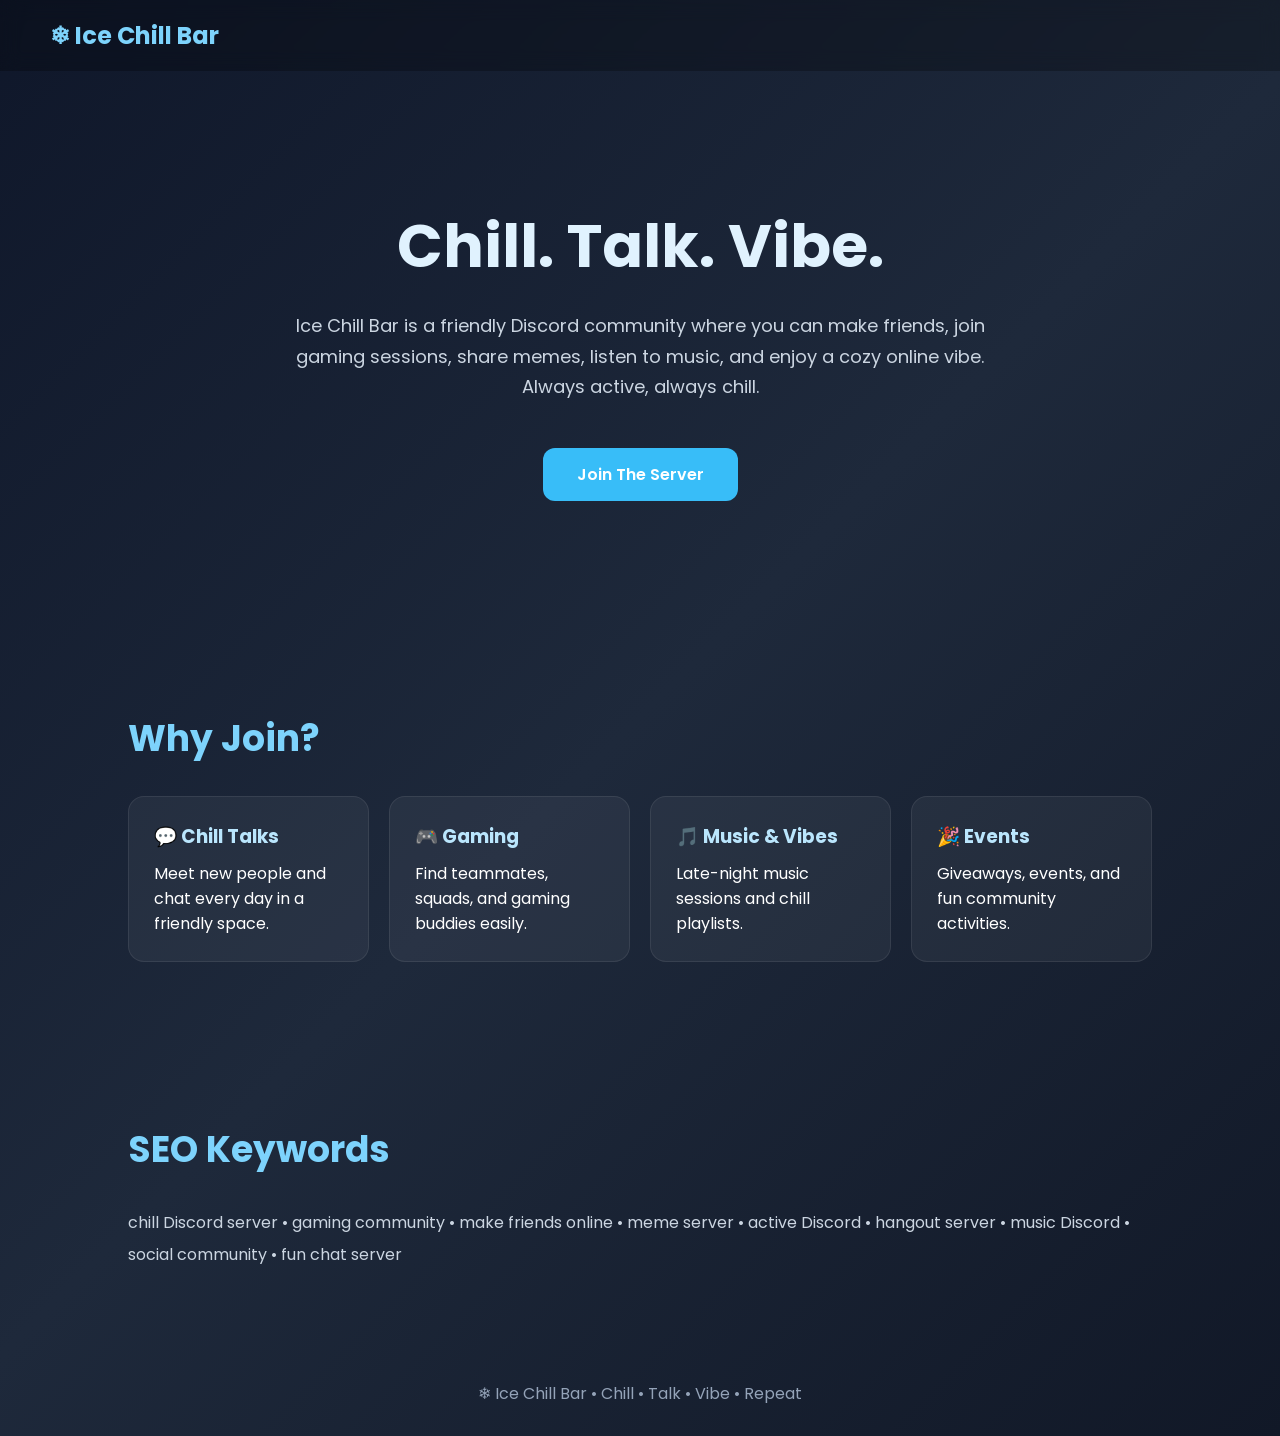
<file: index.html>
<!DOCTYPE html>
<html lang="en">
<head>
<meta charset="UTF-8">
<meta name="viewport" content="width=device-width, initial-scale=1.0">

<!-- SEO -->
<title>Ice Chill Bar | Best Chill Discord Community</title>
<meta name="description" content="Join Ice Chill Bar — a chill Discord community for gaming, memes, music, events, and making friends online. Active, friendly, and always vibing.">
<meta name="keywords" content="Discord server, chill Discord, gaming community, make friends online, meme server, music Discord, active server, hangout Discord">

<!-- Open Graph (Discord/Google preview) -->
<meta property="og:title" content="Ice Chill Bar - Chill Discord Community">
<meta property="og:description" content="A cozy Discord hangout for gaming, memes, music, and making friends. Join the vibe today.">
<meta property="og:type" content="website">

<!-- Twitter -->
<meta name="twitter:card" content="summary_large_image">

<link href="https://fonts.googleapis.com/css2?family=Poppins:wght@300;400;600;700&display=swap" rel="stylesheet">

<style>
* {
    margin: 0;
    padding: 0;
    box-sizing: border-box;
    font-family: 'Poppins', sans-serif;
}

html {
    scroll-behavior: smooth;
}

body {
    background: linear-gradient(135deg, #0f172a, #1e293b, #111827);
    color: white;
}

/* NAV */
nav {
    display: flex;
    justify-content: space-between;
    padding: 18px 50px;
    position: sticky;
    top: 0;
    background: rgba(0,0,0,0.25);
    backdrop-filter: blur(10px);
}

.logo {
    font-size: 24px;
    font-weight: 700;
    color: #7dd3fc;
}

/* HERO */
.hero {
    text-align: center;
    padding: 130px 20px;
    animation: fadeUp 1s ease;
}

.hero h1 {
    font-size: 60px;
    color: #e0f2fe;
}

.hero p {
    max-width: 750px;
    margin: 20px auto;
    font-size: 18px;
    color: #cbd5e1;
    line-height: 1.7;
}

/* BUTTON */
.btn {
    display: inline-block;
    margin-top: 25px;
    padding: 14px 34px;
    background: #38bdf8;
    color: white;
    border-radius: 12px;
    text-decoration: none;
    font-weight: 600;
    transition: 0.3s;
}

.btn:hover {
    transform: translateY(-4px);
    background: #0ea5e9;
}

/* SECTIONS */
.section {
    padding: 80px 10%;
}

.section h2 {
    font-size: 36px;
    color: #7dd3fc;
    margin-bottom: 30px;
}

/* CARDS */
.cards {
    display: grid;
    grid-template-columns: repeat(auto-fit, minmax(240px, 1fr));
    gap: 20px;
}

.card {
    padding: 25px;
    background: rgba(255,255,255,0.05);
    border-radius: 16px;
    border: 1px solid rgba(255,255,255,0.08);
    transition: 0.3s;
}

.card:hover {
    transform: translateY(-6px);
    background: rgba(255,255,255,0.08);
}

.card h3 {
    color: #bae6fd;
    margin-bottom: 10px;
}

/* FOOTER */
footer {
    text-align: center;
    padding: 30px;
    color: #94a3b8;
}

/* ANIMATION */
@keyframes fadeUp {
    from { opacity: 0; transform: translateY(30px); }
    to { opacity: 1; transform: translateY(0); }
}

/* MOBILE */
@media (max-width: 768px) {
    .hero h1 { font-size: 38px; }
    nav { padding: 15px 20px; }
}
</style>

<!-- Schema.org -->
<script type="application/ld+json">
{
  "@context": "https://schema.org",
  "@type": "Organization",
  "name": "Ice Chill Bar",
  "description": "A chill Discord community for gaming, memes, music, and making friends online.",
  "url": "https://discord.gg/DwkxMETGum"
}
</script>

</head>

<body>

<nav>
    <div class="logo">❄ Ice Chill Bar</div>
</nav>

<section class="hero">
    <h1>Chill. Talk. Vibe.</h1>

    <p>
        Ice Chill Bar is a friendly Discord community where you can make friends,
        join gaming sessions, share memes, listen to music, and enjoy a cozy online vibe.
        Always active, always chill.
    </p>

    <a class="btn" href="https://discord.gg/DwkxMETGum">Join The Server</a>
</section>

<section class="section">
    <h2>Why Join?</h2>

    <div class="cards">
        <div class="card">
            <h3>💬 Chill Talks</h3>
            <p>Meet new people and chat every day in a friendly space.</p>
        </div>

        <div class="card">
            <h3>🎮 Gaming</h3>
            <p>Find teammates, squads, and gaming buddies easily.</p>
        </div>

        <div class="card">
            <h3>🎵 Music & Vibes</h3>
            <p>Late-night music sessions and chill playlists.</p>
        </div>

        <div class="card">
            <h3>🎉 Events</h3>
            <p>Giveaways, events, and fun community activities.</p>
        </div>
    </div>
</section>

<section class="section">
    <h2>SEO Keywords</h2>
    <p style="color:#cbd5e1; line-height:2;">
        chill Discord server • gaming community • make friends online • meme server • active Discord • hangout server • music Discord • social community • fun chat server
    </p>
</section>

<footer>
    ❄ Ice Chill Bar • Chill • Talk • Vibe • Repeat
</footer>

</body>
</html>
</file>
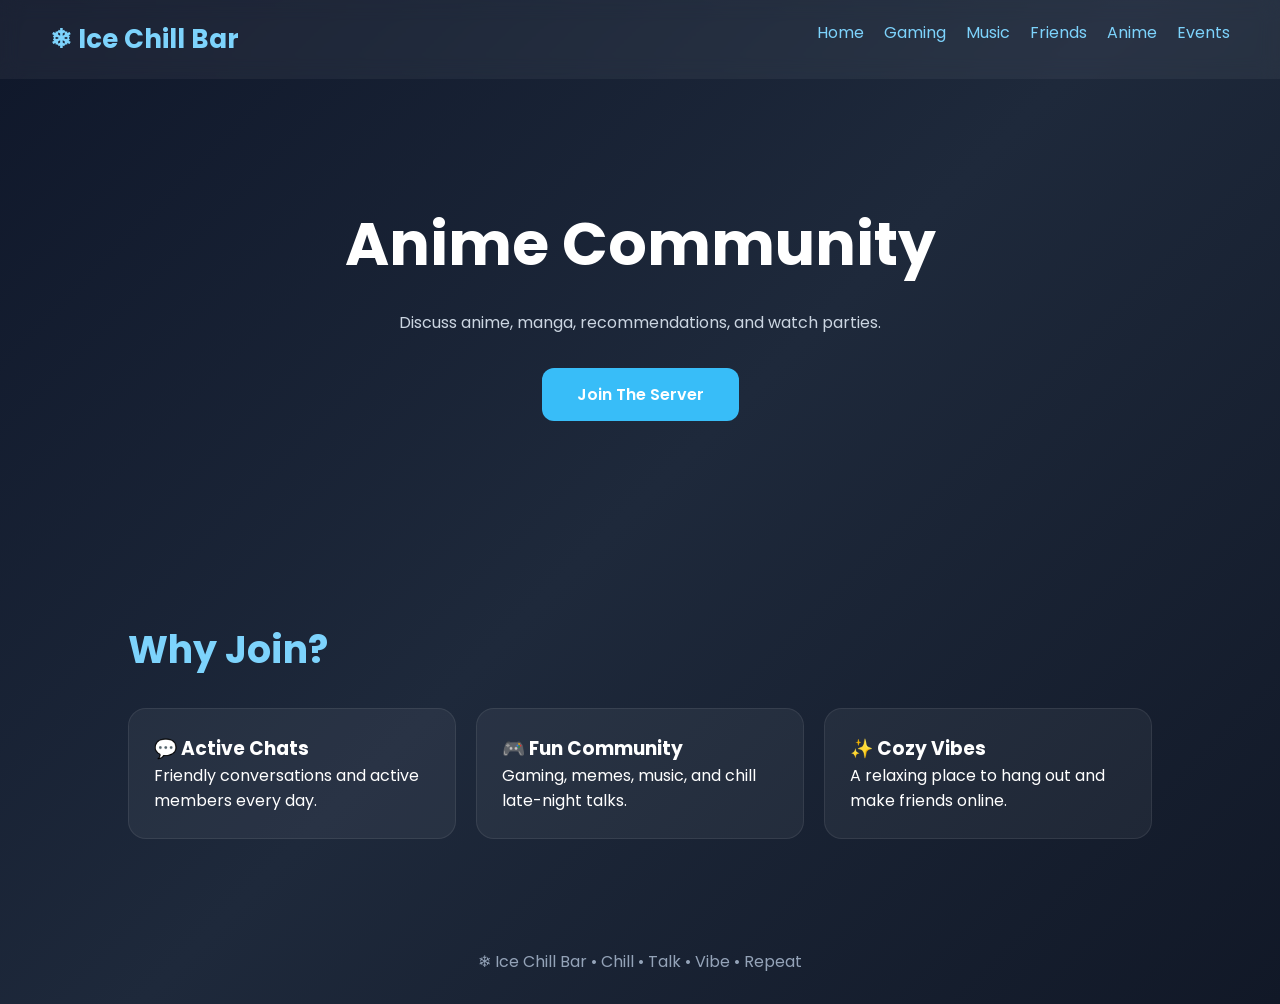
<file: anime.html>
<!DOCTYPE html>
<html lang="en">
<head>
<meta charset="UTF-8">
<meta name="viewport" content="width=device-width, initial-scale=1.0">
<title>Anime Community | Ice Chill Bar</title>
<meta name="description" content="Discuss anime, manga, recommendations, and watch parties.">
<link rel="stylesheet" href="css/style.css">
<link href="https://fonts.googleapis.com/css2?family=Poppins:wght@300;400;600;700&display=swap" rel="stylesheet">
</head>
<body>

<nav>
<div class="logo">❄ Ice Chill Bar</div>

<div class="links">
<a href="index.html">Home</a>
<a href="gaming.html">Gaming</a>
<a href="music.html">Music</a>
<a href="friends.html">Friends</a>
<a href="anime.html">Anime</a>
<a href="events.html">Events</a>
</div>

</nav>

<section class="hero">
<h1>Anime Community</h1>
<p>Discuss anime, manga, recommendations, and watch parties.</p>
<a class="btn" href="https://discord.gg/YOURINVITE">Join The Server</a>
</section>

<section class="section">
<h2>Why Join?</h2>

<div class="cards">
<div class="card">
<h3>💬 Active Chats</h3>
<p>Friendly conversations and active members every day.</p>
</div>

<div class="card">
<h3>🎮 Fun Community</h3>
<p>Gaming, memes, music, and chill late-night talks.</p>
</div>

<div class="card">
<h3>✨ Cozy Vibes</h3>
<p>A relaxing place to hang out and make friends online.</p>
</div>
</div>

</section>

<footer>
❄ Ice Chill Bar • Chill • Talk • Vibe • Repeat
</footer>

<script src="js/main.js"></script>
</body>
</html>
</file>
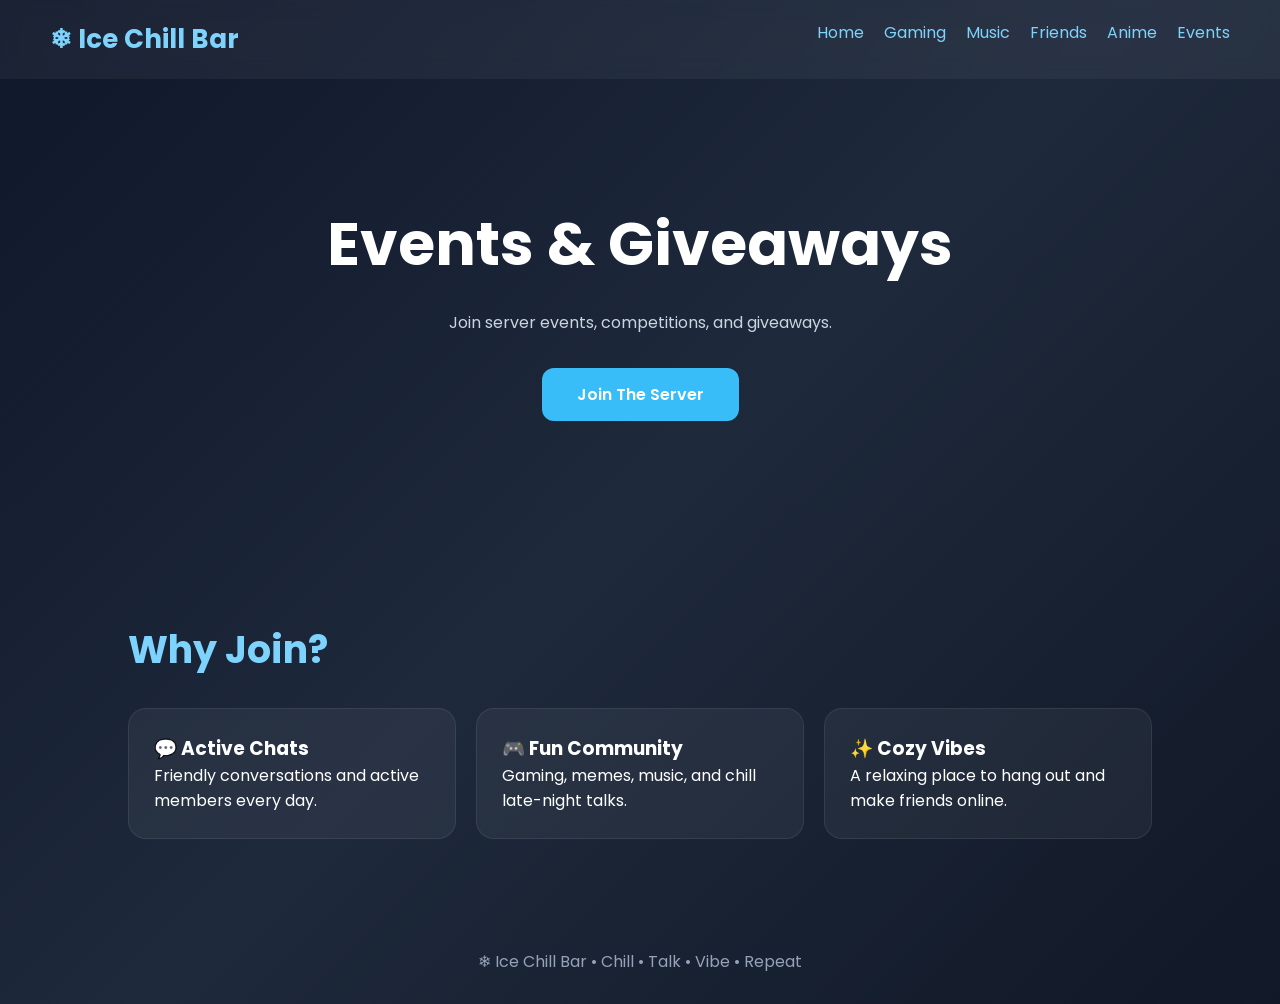
<file: events.html>
<!DOCTYPE html>
<html lang="en">
<head>
<meta charset="UTF-8">
<meta name="viewport" content="width=device-width, initial-scale=1.0">
<title>Events & Giveaways | Ice Chill Bar</title>
<meta name="description" content="Join server events, competitions, and giveaways.">
<link rel="stylesheet" href="css/style.css">
<link href="https://fonts.googleapis.com/css2?family=Poppins:wght@300;400;600;700&display=swap" rel="stylesheet">
</head>
<body>

<nav>
<div class="logo">❄ Ice Chill Bar</div>

<div class="links">
<a href="index.html">Home</a>
<a href="gaming.html">Gaming</a>
<a href="music.html">Music</a>
<a href="friends.html">Friends</a>
<a href="anime.html">Anime</a>
<a href="events.html">Events</a>
</div>

</nav>

<section class="hero">
<h1>Events & Giveaways</h1>
<p>Join server events, competitions, and giveaways.</p>
<a class="btn" href="https://discord.gg/YOURINVITE">Join The Server</a>
</section>

<section class="section">
<h2>Why Join?</h2>

<div class="cards">
<div class="card">
<h3>💬 Active Chats</h3>
<p>Friendly conversations and active members every day.</p>
</div>

<div class="card">
<h3>🎮 Fun Community</h3>
<p>Gaming, memes, music, and chill late-night talks.</p>
</div>

<div class="card">
<h3>✨ Cozy Vibes</h3>
<p>A relaxing place to hang out and make friends online.</p>
</div>
</div>

</section>

<footer>
❄ Ice Chill Bar • Chill • Talk • Vibe • Repeat
</footer>

<script src="js/main.js"></script>
</body>
</html>
</file>
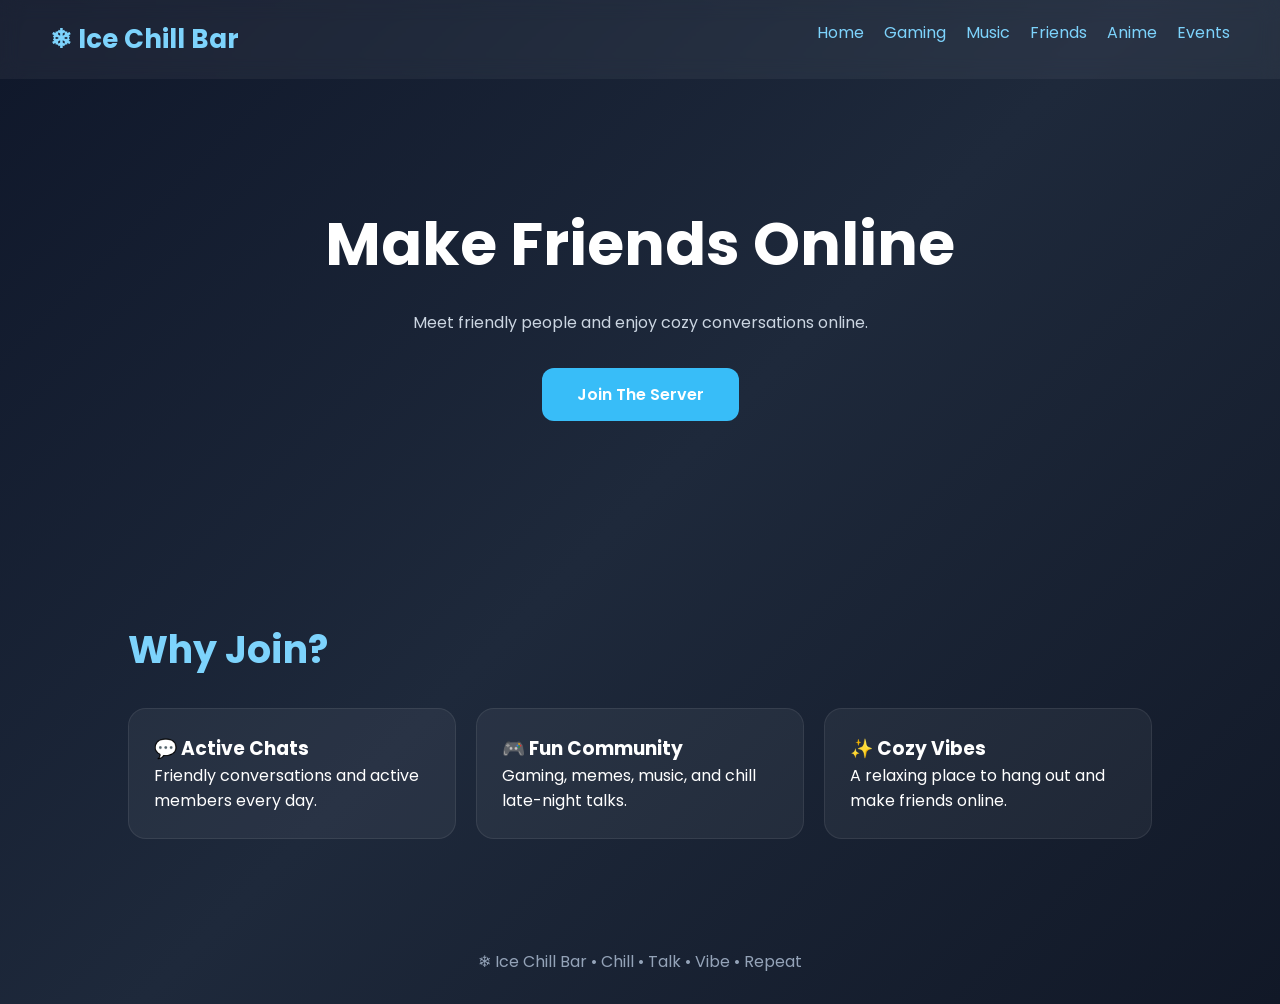
<file: friends.html>
<!DOCTYPE html>
<html lang="en">
<head>
<meta charset="UTF-8">
<meta name="viewport" content="width=device-width, initial-scale=1.0">
<title>Make Friends Online | Ice Chill Bar</title>
<meta name="description" content="Meet friendly people and enjoy cozy conversations online.">
<link rel="stylesheet" href="css/style.css">
<link href="https://fonts.googleapis.com/css2?family=Poppins:wght@300;400;600;700&display=swap" rel="stylesheet">
</head>
<body>

<nav>
<div class="logo">❄ Ice Chill Bar</div>

<div class="links">
<a href="index.html">Home</a>
<a href="gaming.html">Gaming</a>
<a href="music.html">Music</a>
<a href="friends.html">Friends</a>
<a href="anime.html">Anime</a>
<a href="events.html">Events</a>
</div>

</nav>

<section class="hero">
<h1>Make Friends Online</h1>
<p>Meet friendly people and enjoy cozy conversations online.</p>
<a class="btn" href="https://discord.gg/YOURINVITE">Join The Server</a>
</section>

<section class="section">
<h2>Why Join?</h2>

<div class="cards">
<div class="card">
<h3>💬 Active Chats</h3>
<p>Friendly conversations and active members every day.</p>
</div>

<div class="card">
<h3>🎮 Fun Community</h3>
<p>Gaming, memes, music, and chill late-night talks.</p>
</div>

<div class="card">
<h3>✨ Cozy Vibes</h3>
<p>A relaxing place to hang out and make friends online.</p>
</div>
</div>

</section>

<footer>
❄ Ice Chill Bar • Chill • Talk • Vibe • Repeat
</footer>

<script src="js/main.js"></script>
</body>
</html>
</file>
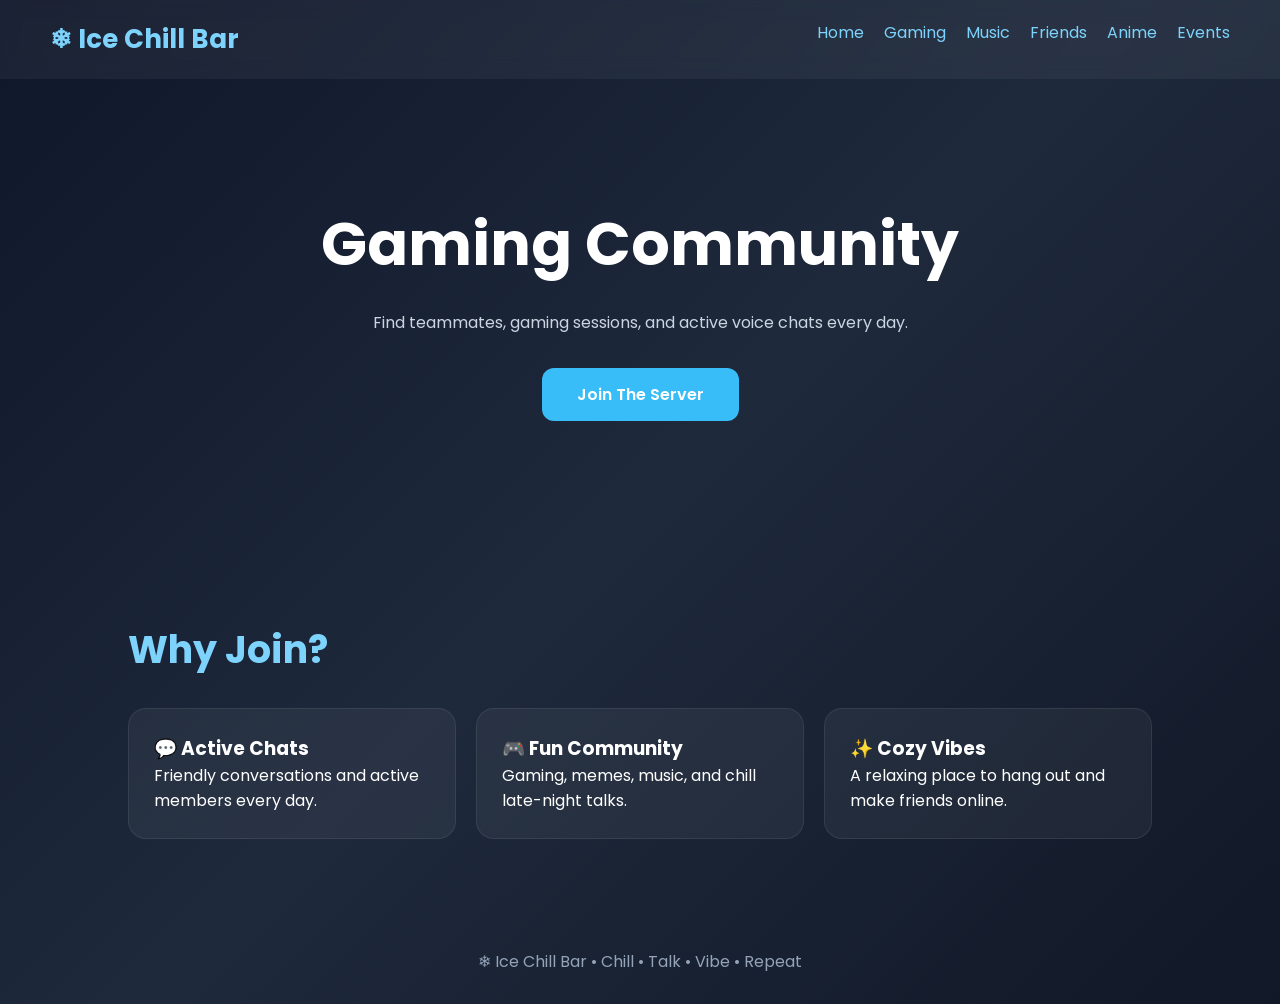
<file: gaming.html>
<!DOCTYPE html>
<html lang="en">
<head>
<meta charset="UTF-8">
<meta name="viewport" content="width=device-width, initial-scale=1.0">
<title>Gaming Community | Ice Chill Bar</title>
<meta name="description" content="Find teammates, gaming sessions, and active voice chats every day.">
<link rel="stylesheet" href="css/style.css">
<link href="https://fonts.googleapis.com/css2?family=Poppins:wght@300;400;600;700&display=swap" rel="stylesheet">
</head>
<body>

<nav>
<div class="logo">❄ Ice Chill Bar</div>

<div class="links">
<a href="index.html">Home</a>
<a href="gaming.html">Gaming</a>
<a href="music.html">Music</a>
<a href="friends.html">Friends</a>
<a href="anime.html">Anime</a>
<a href="events.html">Events</a>
</div>

</nav>

<section class="hero">
<h1>Gaming Community</h1>
<p>Find teammates, gaming sessions, and active voice chats every day.</p>
<a class="btn" href="https://discord.gg/YOURINVITE">Join The Server</a>
</section>

<section class="section">
<h2>Why Join?</h2>

<div class="cards">
<div class="card">
<h3>💬 Active Chats</h3>
<p>Friendly conversations and active members every day.</p>
</div>

<div class="card">
<h3>🎮 Fun Community</h3>
<p>Gaming, memes, music, and chill late-night talks.</p>
</div>

<div class="card">
<h3>✨ Cozy Vibes</h3>
<p>A relaxing place to hang out and make friends online.</p>
</div>
</div>

</section>

<footer>
❄ Ice Chill Bar • Chill • Talk • Vibe • Repeat
</footer>

<script src="js/main.js"></script>
</body>
</html>
</file>
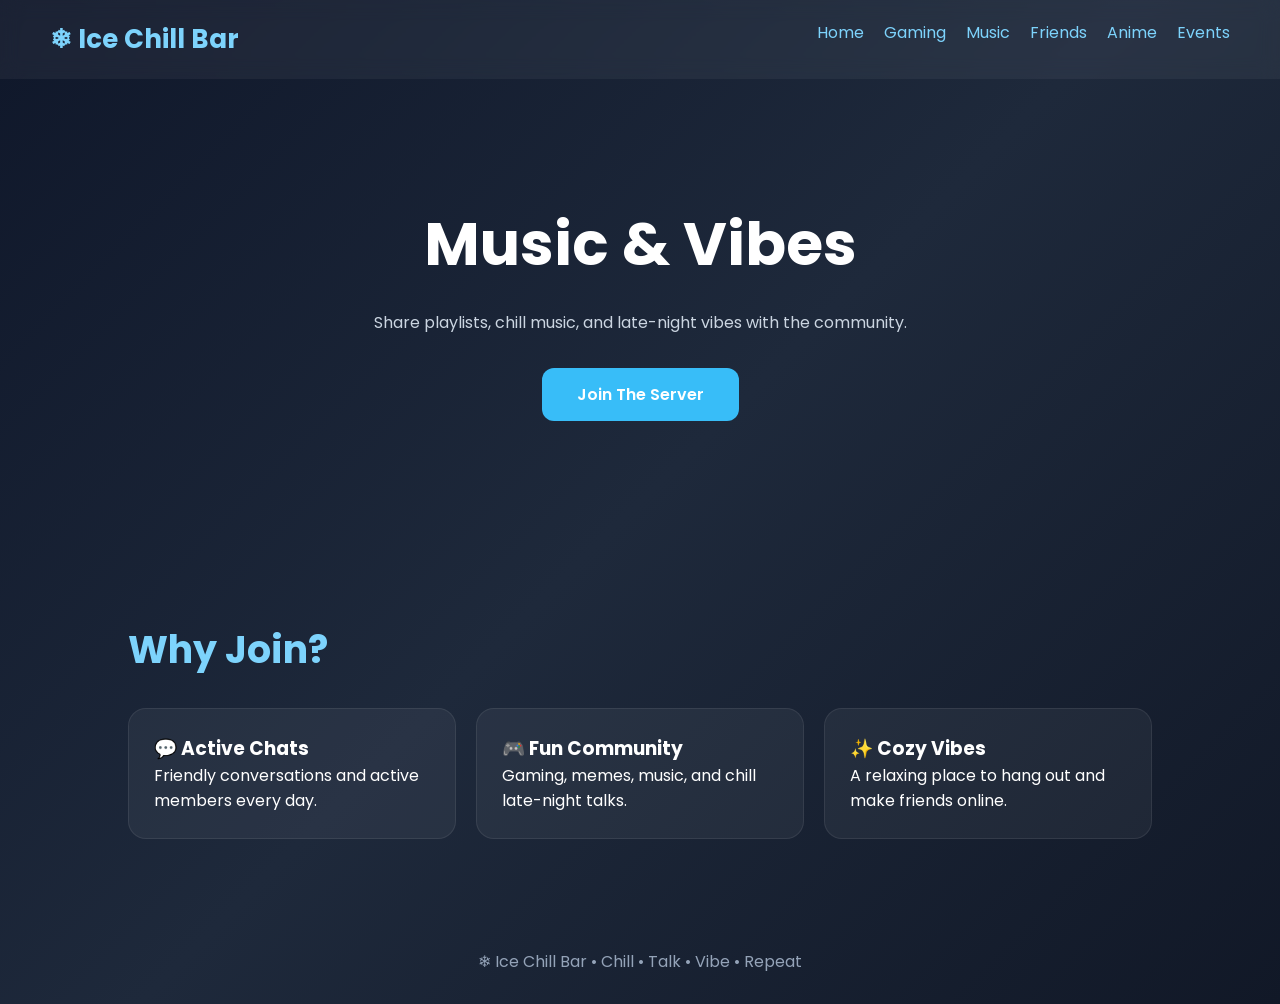
<file: music.html>
<!DOCTYPE html>
<html lang="en">
<head>
<meta charset="UTF-8">
<meta name="viewport" content="width=device-width, initial-scale=1.0">
<title>Music & Vibes | Ice Chill Bar</title>
<meta name="description" content="Share playlists, chill music, and late-night vibes with the community.">
<link rel="stylesheet" href="css/style.css">
<link href="https://fonts.googleapis.com/css2?family=Poppins:wght@300;400;600;700&display=swap" rel="stylesheet">
</head>
<body>

<nav>
<div class="logo">❄ Ice Chill Bar</div>

<div class="links">
<a href="index.html">Home</a>
<a href="gaming.html">Gaming</a>
<a href="music.html">Music</a>
<a href="friends.html">Friends</a>
<a href="anime.html">Anime</a>
<a href="events.html">Events</a>
</div>

</nav>

<section class="hero">
<h1>Music & Vibes</h1>
<p>Share playlists, chill music, and late-night vibes with the community.</p>
<a class="btn" href="https://discord.gg/YOURINVITE">Join The Server</a>
</section>

<section class="section">
<h2>Why Join?</h2>

<div class="cards">
<div class="card">
<h3>💬 Active Chats</h3>
<p>Friendly conversations and active members every day.</p>
</div>

<div class="card">
<h3>🎮 Fun Community</h3>
<p>Gaming, memes, music, and chill late-night talks.</p>
</div>

<div class="card">
<h3>✨ Cozy Vibes</h3>
<p>A relaxing place to hang out and make friends online.</p>
</div>
</div>

</section>

<footer>
❄ Ice Chill Bar • Chill • Talk • Vibe • Repeat
</footer>

<script src="js/main.js"></script>
</body>
</html>
</file>
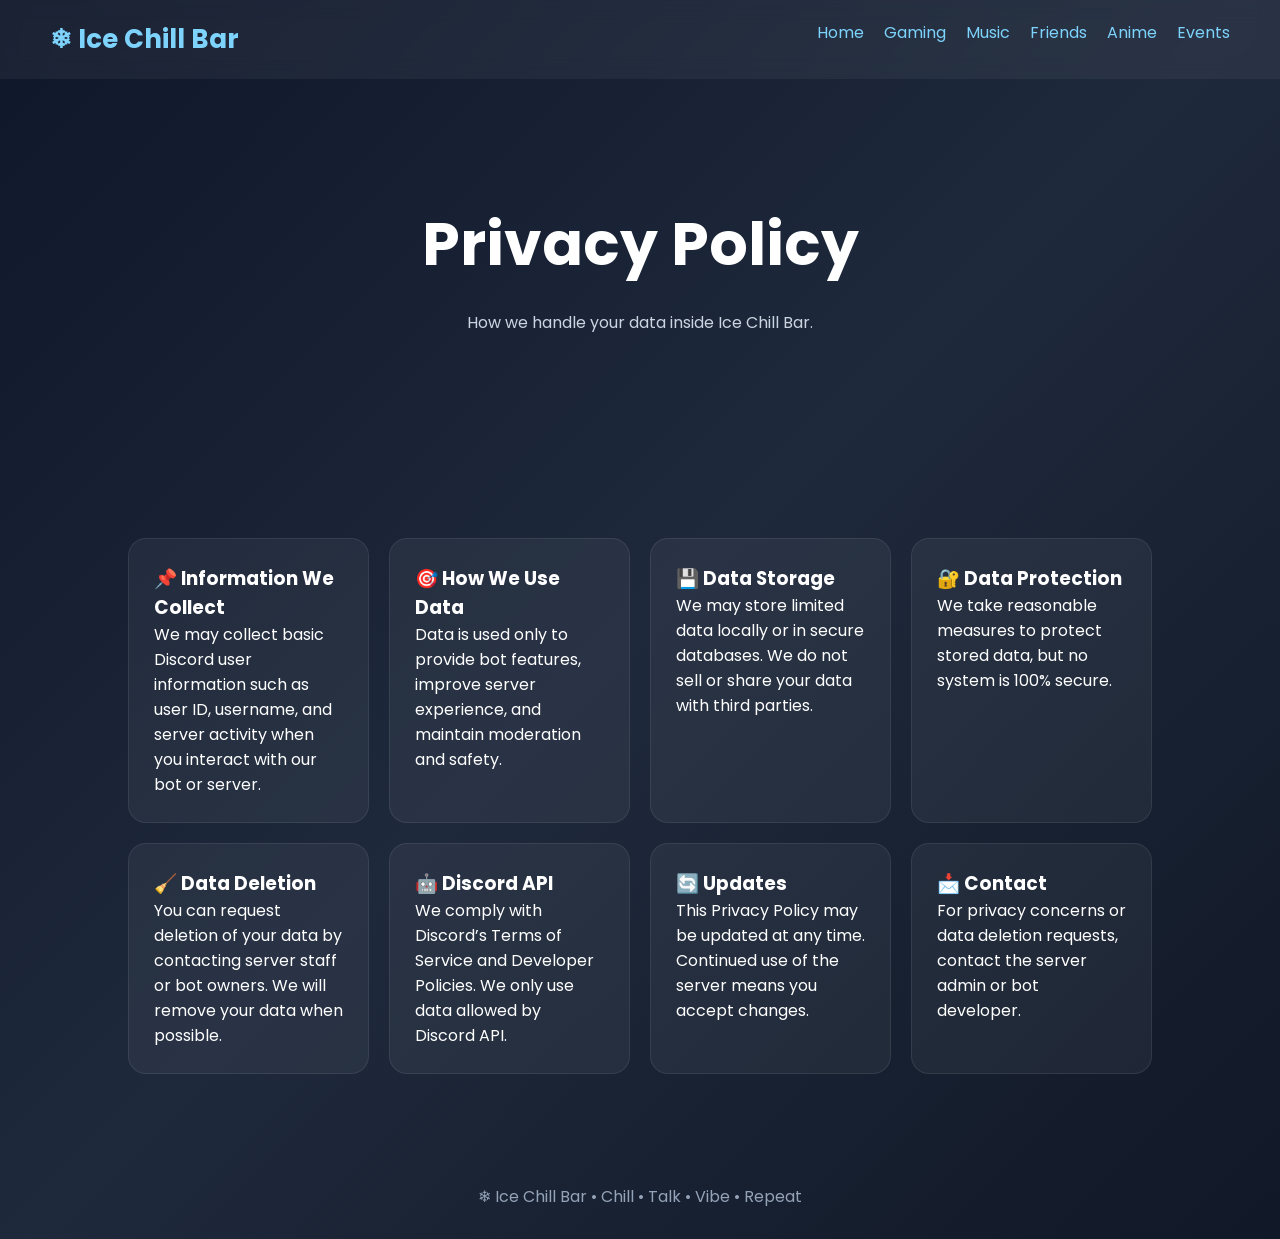
<file: privacy.html>
<!DOCTYPE html>
<html lang="en">
<head>
<meta charset="UTF-8">
<meta name="viewport" content="width=device-width, initial-scale=1.0">
<title>Privacy Policy | Ice Chill Bar</title>
<meta name="description" content="Privacy Policy for Ice Chill Bar Discord community.">
<link rel="stylesheet" href="css/style.css">
<link href="https://fonts.googleapis.com/css2?family=Poppins:wght@300;400;600;700&display=swap" rel="stylesheet">
</head>

<body>

<nav>
<div class="logo">❄ Ice Chill Bar</div>

<div class="links">
<a href="index.html">Home</a>
<a href="gaming.html">Gaming</a>
<a href="music.html">Music</a>
<a href="friends.html">Friends</a>
<a href="anime.html">Anime</a>
<a href="events.html">Events</a>
</div>
</nav>

<section class="hero">
<h1>Privacy Policy</h1>
<p>How we handle your data inside Ice Chill Bar.</p>
</section>

<section class="section">

<div class="cards">

<div class="card">
<h3>📌 Information We Collect</h3>
<p>We may collect basic Discord user information such as user ID, username, and server activity when you interact with our bot or server.</p>
</div>

<div class="card">
<h3>🎯 How We Use Data</h3>
<p>Data is used only to provide bot features, improve server experience, and maintain moderation and safety.</p>
</div>

<div class="card">
<h3>💾 Data Storage</h3>
<p>We may store limited data locally or in secure databases. We do not sell or share your data with third parties.</p>
</div>

<div class="card">
<h3>🔐 Data Protection</h3>
<p>We take reasonable measures to protect stored data, but no system is 100% secure.</p>
</div>

<div class="card">
<h3>🧹 Data Deletion</h3>
<p>You can request deletion of your data by contacting server staff or bot owners. We will remove your data when possible.</p>
</div>

<div class="card">
<h3>🤖 Discord API</h3>
<p>We comply with Discord’s Terms of Service and Developer Policies. We only use data allowed by Discord API.</p>
</div>

<div class="card">
<h3>🔄 Updates</h3>
<p>This Privacy Policy may be updated at any time. Continued use of the server means you accept changes.</p>
</div>

<div class="card">
<h3>📩 Contact</h3>
<p>For privacy concerns or data deletion requests, contact the server admin or bot developer.</p>
</div>

</div>

</section>

<footer>
❄ Ice Chill Bar • Chill • Talk • Vibe • Repeat
</footer>

</body>
</html>
</file>
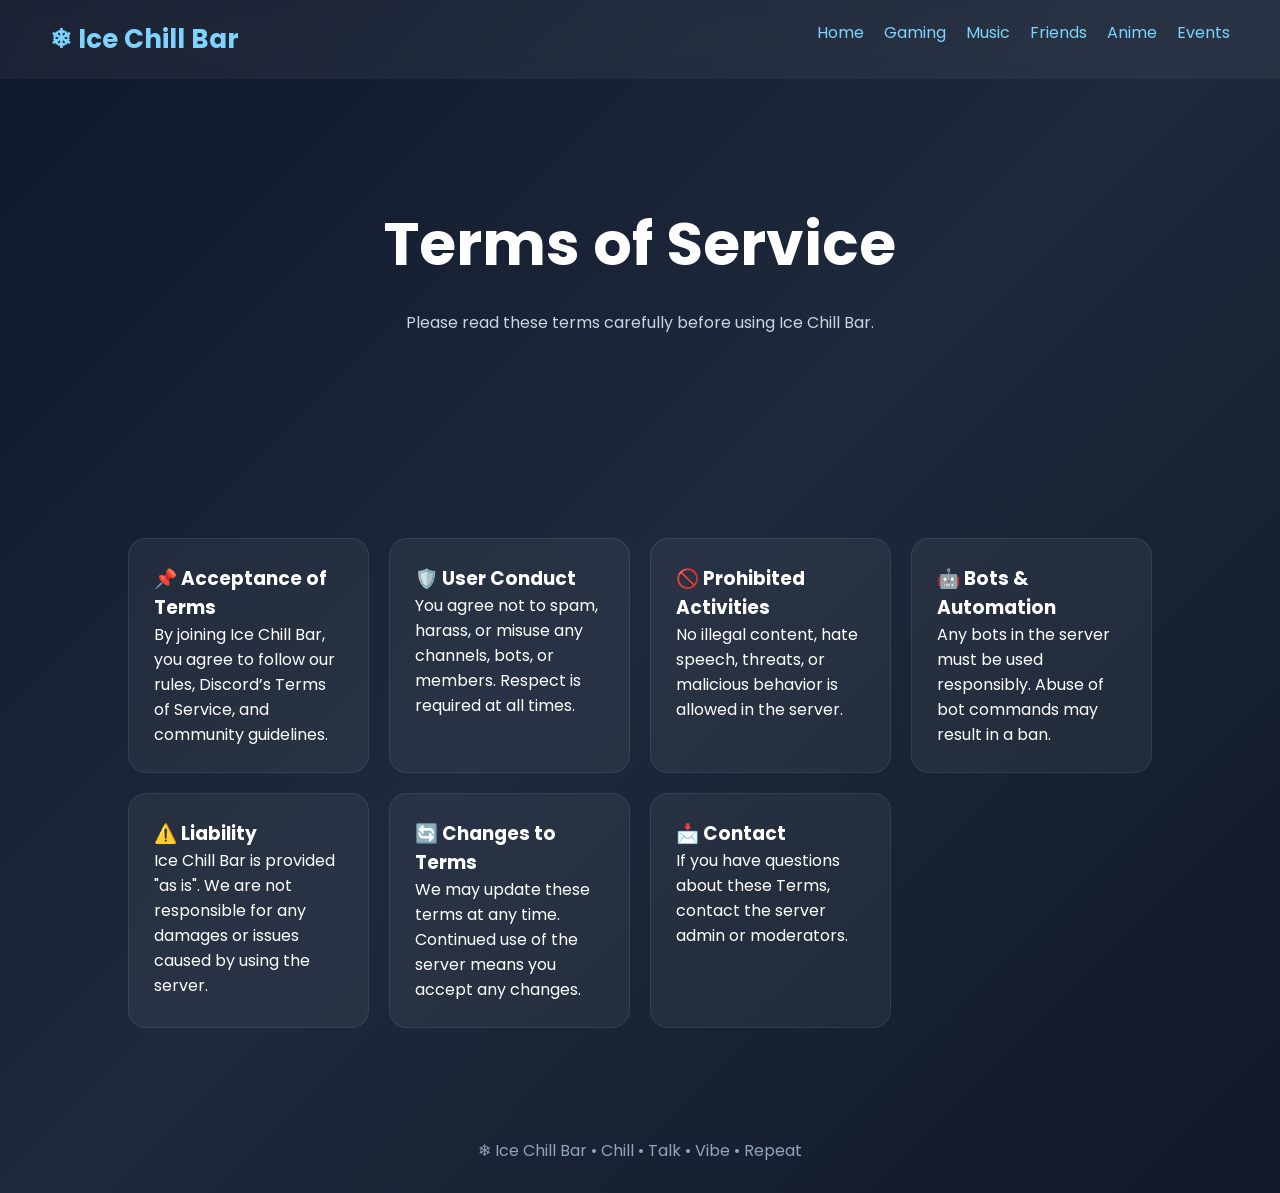
<file: terms.html>
<!DOCTYPE html>
<html lang="en">
<head>
<meta charset="UTF-8">
<meta name="viewport" content="width=device-width, initial-scale=1.0">
<title>Terms of Service | Ice Chill Bar</title>
<meta name="description" content="Terms of Service for Ice Chill Bar Discord community.">
<link rel="stylesheet" href="css/style.css">
<link href="https://fonts.googleapis.com/css2?family=Poppins:wght@300;400;600;700&display=swap" rel="stylesheet">
</head>

<body>

<nav>
<div class="logo">❄ Ice Chill Bar</div>

<div class="links">
<a href="index.html">Home</a>
<a href="gaming.html">Gaming</a>
<a href="music.html">Music</a>
<a href="friends.html">Friends</a>
<a href="anime.html">Anime</a>
<a href="events.html">Events</a>
</div>
</nav>

<section class="hero">
<h1>Terms of Service</h1>
<p>Please read these terms carefully before using Ice Chill Bar.</p>
</section>

<section class="section">

<div class="cards">

<div class="card">
<h3>📌 Acceptance of Terms</h3>
<p>By joining Ice Chill Bar, you agree to follow our rules, Discord’s Terms of Service, and community guidelines.</p>
</div>

<div class="card">
<h3>🛡️ User Conduct</h3>
<p>You agree not to spam, harass, or misuse any channels, bots, or members. Respect is required at all times.</p>
</div>

<div class="card">
<h3>🚫 Prohibited Activities</h3>
<p>No illegal content, hate speech, threats, or malicious behavior is allowed in the server.</p>
</div>

<div class="card">
<h3>🤖 Bots & Automation</h3>
<p>Any bots in the server must be used responsibly. Abuse of bot commands may result in a ban.</p>
</div>

<div class="card">
<h3>⚠️ Liability</h3>
<p>Ice Chill Bar is provided "as is". We are not responsible for any damages or issues caused by using the server.</p>
</div>

<div class="card">
<h3>🔄 Changes to Terms</h3>
<p>We may update these terms at any time. Continued use of the server means you accept any changes.</p>
</div>

<div class="card">
<h3>📩 Contact</h3>
<p>If you have questions about these Terms, contact the server admin or moderators.</p>
</div>

</div>

</section>

<footer>
❄ Ice Chill Bar • Chill • Talk • Vibe • Repeat
</footer>

</body>
</html>
</file>
<file: css/style.css>
*{
margin:0;
padding:0;
box-sizing:border-box;
font-family:Poppins,sans-serif;
}

body{
background:linear-gradient(135deg,#0f172a,#1e293b,#111827);
color:white;
min-height:100vh;
}

nav{
display:flex;
justify-content:space-between;
padding:20px 50px;
background:rgba(255,255,255,0.05);
backdrop-filter:blur(10px);
position:sticky;
top:0;
}

.logo{
font-size:26px;
font-weight:700;
color:#7dd3fc;
}

.hero{
text-align:center;
padding:120px 20px;
}

.hero h1{
font-size:60px;
margin-bottom:20px;
}

.hero p{
max-width:800px;
margin:auto;
line-height:1.8;
color:#cbd5e1;
}

.btn{
display:inline-block;
margin-top:30px;
padding:14px 35px;
background:#38bdf8;
color:white;
text-decoration:none;
border-radius:12px;
font-weight:600;
transition:.3s;
}

.btn:hover{
transform:translateY(-5px);
background:#0ea5e9;
}

.section{
padding:80px 10%;
}

.section h2{
font-size:38px;
margin-bottom:30px;
color:#7dd3fc;
}

.cards{
display:grid;
grid-template-columns:repeat(auto-fit,minmax(240px,1fr));
gap:20px;
}

.card{
background:rgba(255,255,255,0.05);
padding:25px;
border-radius:18px;
border:1px solid rgba(255,255,255,0.08);
}

footer{
text-align:center;
padding:30px;
color:#94a3b8;
}

a{
color:#7dd3fc;
text-decoration:none;
}

.links{
display:flex;
gap:20px;
}
</file>
